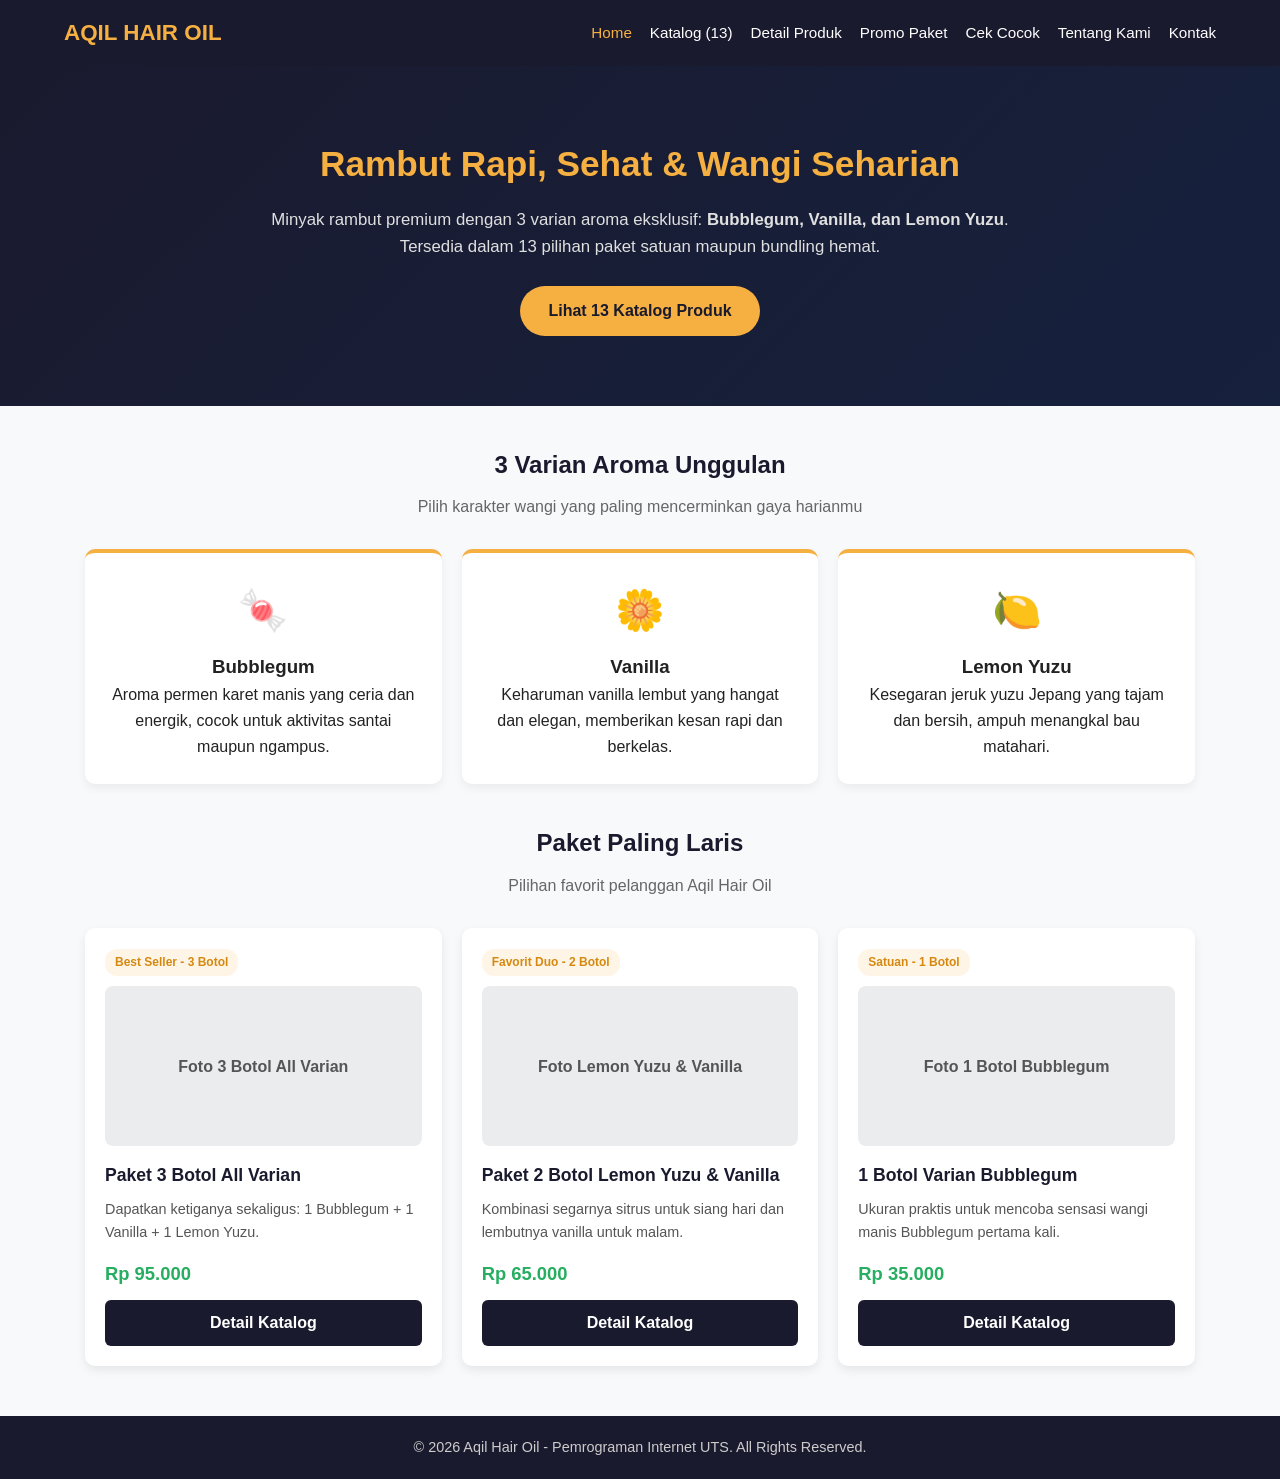
<file: TokoMinyakRambut/index.html>
<!DOCTYPE html>
<html lang="id">
<head>
  <meta charset="UTF-8">
  <meta name="viewport" content="width=device-width, initial-scale=1.0">
  <title>Beranda - Aqil Hair Oil</title>
  <!-- CSS Utama (Desktop / Default) -->
  <link rel="stylesheet" href="aqil_style.css">

  <!-- CSS Terpisah Khusus Mobile -->
  <link rel="stylesheet" href="aqil_mobile.css" media="screen and (max-width: 768px)">
</head>
<body>

  <!-- Navigasi 7 Halaman -->
  <nav id="aqil_navbar">
    <a href="index.html" class="aqil_logo">AQIL HAIR OIL</a>
    <button class="aqil_hamburger" id="aqil_btn_menu">&#9776;</button>
    <ul class="aqil_menu" id="aqil_nav_list">
      <li><a href="index.html" class="aqil_aktif_link">Home</a></li>
      <li><a href="produk.html">Katalog (13)</a></li>
      <li><a href="detail.html?id=1">Detail Produk</a></li>
      <li><a href="promo.html">Promo Paket</a></li>
      <li><a href="panduan.html">Cek Cocok</a></li>
      <li><a href="tentang.html">Tentang Kami</a></li>
      <li><a href="contact.html">Kontak</a></li>
    </ul>
  </nav>

  <!-- Hero Banner -->
  <header class="aqil_hero">
    <div class="aqil_hero_content">
      <h1>Rambut Rapi, Sehat &amp; Wangi Seharian</h1>
      <p>Minyak rambut premium dengan 3 varian aroma eksklusif: <strong>Bubblegum, Vanilla, dan Lemon Yuzu</strong>. Tersedia dalam 13 pilihan paket satuan maupun bundling hemat.</p>
      <a href="produk.html" class="aqil_btn_utama">Lihat 13 Katalog Produk</a>
    </div>
  </header>

  <!-- Pengenalan 3 Varian Utama -->
  <section class="aqil_container">
    <h2 class="aqil_judul_halaman">3 Varian Aroma Unggulan</h2>
    <p class="aqil_subjudul">Pilih karakter wangi yang paling mencerminkan gaya harianmu</p>

    <div class="aqil_varian_grid">
      <div class="aqil_varian_card">
        <div class="aqil_ikon_varian">&#127852;</div>
        <h3>Bubblegum</h3>
        <p>Aroma permen karet manis yang ceria dan energik, cocok untuk aktivitas santai maupun ngampus.</p>
      </div>
      <div class="aqil_varian_card">
        <div class="aqil_ikon_varian">&#127804;</div>
        <h3>Vanilla</h3>
        <p>Keharuman vanilla lembut yang hangat dan elegan, memberikan kesan rapi dan berkelas.</p>
      </div>
      <div class="aqil_varian_card">
        <div class="aqil_ikon_varian">&#127819;</div>
        <h3>Lemon Yuzu</h3>
        <p>Kesegaran jeruk yuzu Jepang yang tajam dan bersih, ampuh menangkal bau matahari.</p>
      </div>
    </div>
  </section>

  <!-- Produk Paling Laris -->
  <section class="aqil_container">
    <h2 class="aqil_judul_halaman">Paket Paling Laris</h2>
    <p class="aqil_subjudul">Pilihan favorit pelanggan Aqil Hair Oil</p>

    <div class="aqil_grid_produk">
      <div class="aqil_card">
        <div>
          <span class="aqil_badge">Best Seller - 3 Botol</span>
          <div class="aqil_img_placeholder">Foto 3 Botol All Varian</div>
          <h3>Paket 3 Botol All Varian</h3>
          <p>Dapatkan ketiganya sekaligus: 1 Bubblegum + 1 Vanilla + 1 Lemon Yuzu.</p>
        </div>
        <div>
          <div class="aqil_harga">Rp 95.000</div>
          <a href="produk.html" class="aqil_btn_pesan">Detail Katalog</a>
        </div>
      </div>

      <div class="aqil_card">
        <div>
          <span class="aqil_badge">Favorit Duo - 2 Botol</span>
          <div class="aqil_img_placeholder">Foto Lemon Yuzu &amp; Vanilla</div>
          <h3>Paket 2 Botol Lemon Yuzu &amp; Vanilla</h3>
          <p>Kombinasi segarnya sitrus untuk siang hari dan lembutnya vanilla untuk malam.</p>
        </div>
        <div>
          <div class="aqil_harga">Rp 65.000</div>
          <a href="produk.html" class="aqil_btn_pesan">Detail Katalog</a>
        </div>
      </div>

      <div class="aqil_card">
        <div>
          <span class="aqil_badge">Satuan - 1 Botol</span>
          <div class="aqil_img_placeholder">Foto 1 Botol Bubblegum</div>
          <h3>1 Botol Varian Bubblegum</h3>
          <p>Ukuran praktis untuk mencoba sensasi wangi manis Bubblegum pertama kali.</p>
        </div>
        <div>
          <div class="aqil_harga">Rp 35.000</div>
          <a href="produk.html" class="aqil_btn_pesan">Detail Katalog</a>
        </div>
      </div>
    </div>
  </section>

  <footer id="aqil_footer">
    <p>&copy; 2026 Aqil Hair Oil - Pemrograman Internet UTS. All Rights Reserved.</p>
  </footer>

  <script src="aqil_script.js"></script>
</body>
</html>
</file>
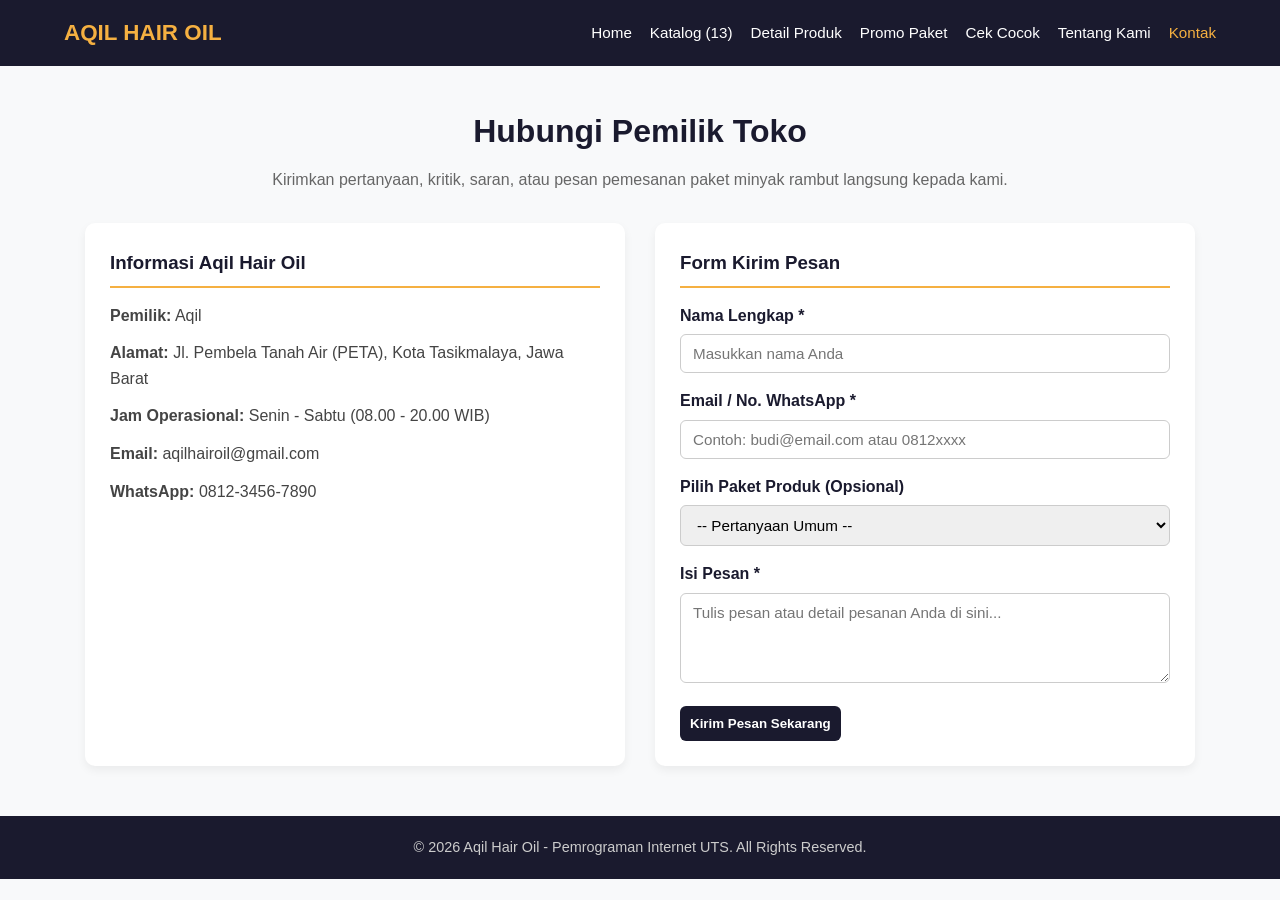
<file: TokoMinyakRambut/contact.html>
<!DOCTYPE html>
<html lang="id">
<head>
  <meta charset="UTF-8">
  <meta name="viewport" content="width=device-width, initial-scale=1.0">
  <title>Kontak Kami - Aqil Hair Oil</title>
  <!-- CSS Utama (Desktop / Default) -->
  <link rel="stylesheet" href="aqil_style.css">

  <!-- CSS Terpisah Khusus Mobile -->
  <link rel="stylesheet" href="aqil_mobile.css" media="screen and (max-width: 768px)">
</head>
<body>

  <nav id="aqil_navbar">
    <a href="index.html" class="aqil_logo">AQIL HAIR OIL</a>
    <button class="aqil_hamburger" id="aqil_btn_menu">&#9776;</button>
    <ul class="aqil_menu" id="aqil_nav_list">
      <li><a href="../index.html">Home</a></li>
      <li><a href="produk.html">Katalog (13)</a></li>
      <li><a href="detail.html?id=1">Detail Produk</a></li>
      <li><a href="promo.html">Promo Paket</a></li>
      <li><a href="panduan.html">Cek Cocok</a></li>
      <li><a href="tentang.html">Tentang Kami</a></li>
      <li><a href="contact.html" class="aqil_aktif_link">Kontak</a></li>
    </ul>
  </nav>

  <main class="aqil_container">
    <h1 class="aqil_judul_halaman">Hubungi Pemilik Toko</h1>
    <p class="aqil_subjudul">Kirimkan pertanyaan, kritik, saran, atau pesan pemesanan paket minyak rambut langsung kepada kami.</p>

    <div class="aqil_kontak_wrapper">
      <!-- Informasi Toko -->
      <div class="aqil_info_toko">
        <h3>Informasi Aqil Hair Oil</h3>
        <p><strong>Pemilik:</strong> Aqil</p>
        <p><strong>Alamat:</strong> Jl. Pembela Tanah Air (PETA), Kota Tasikmalaya, Jawa Barat</p>
        <p><strong>Jam Operasional:</strong> Senin - Sabtu (08.00 - 20.00 WIB)</p>
        <p><strong>Email:</strong> aqilhairoil@gmail.com</p>
        <p><strong>WhatsApp:</strong> 0812-3456-7890</p>
      </div>

      <!-- Form Kirim Pesan ke Pemilik Website -->
      <div class="aqil_form_box">
        <h3>Form Kirim Pesan</h3>
        <form id="aqil_form_kontak" onsubmit="aqilKirimPesan(event)">
          <div class="aqil_form_group">
            <label class="aqil_label" for="aqil_input_nama">Nama Lengkap *</label>
            <input type="text" id="aqil_input_nama" class="aqil_input" placeholder="Masukkan nama Anda" required>
          </div>

          <div class="aqil_form_group">
            <label class="aqil_label" for="aqil_input_email">Email / No. WhatsApp *</label>
            <input type="text" id="aqil_input_email" class="aqil_input" placeholder="Contoh: budi@email.com atau 0812xxxx" required>
          </div>

          <div class="aqil_form_group">
            <label class="aqil_label" for="aqil_input_paket">Pilih Paket Produk (Opsional)</label>
            <select id="aqil_input_paket" class="aqil_select">
              <option value="Pertanyaan Umum">-- Pertanyaan Umum --</option>
              <option value="1 Botol Bubblegum">1. 1 Botol Varian Bubblegum (Rp 35.000)</option>
              <option value="1 Botol Vanilla">2. 1 Botol Varian Vanilla (Rp 35.000)</option>
              <option value="1 Botol Lemon Yuzu">3. 1 Botol Varian Lemon Yuzu (Rp 35.000)</option>
              <option value="2 Botol Bubblegum">4. Paket 2 Botol Bubblegum (Rp 65.000)</option>
              <option value="2 Botol Vanilla">5. Paket 2 Botol Vanilla (Rp 65.000)</option>
              <option value="2 Botol Lemon Yuzu">6. Paket 2 Botol Lemon Yuzu (Rp 65.000)</option>
              <option value="2 Botol Bubblegum & Vanilla">7. Paket 2 Botol Bubblegum &amp; Vanilla (Rp 65.000)</option>
              <option value="2 Botol Lemon Yuzu & Vanilla">8. Paket 2 Botol Lemon Yuzu &amp; Vanilla (Rp 65.000)</option>
              <option value="2 Botol Bubblegum & Lemon Yuzu">9. Paket 2 Botol Bubblegum &amp; Lemon Yuzu (Rp 65.000)</option>
              <option value="3 Botol All Varian">10. Paket 3 Botol All Varian (Rp 95.000)</option>
              <option value="3 Botol Bubblegum">11. Paket 3 Botol Bubblegum (Rp 95.000)</option>
              <option value="3 Botol Vanilla">12. Paket 3 Botol Vanilla (Rp 95.000)</option>
              <option value="3 Botol Lemon Yuzu">13. Paket 3 Botol Lemon Yuzu (Rp 95.000)</option>
            </select>
          </div>

          <div class="aqil_form_group">
            <label class="aqil_label" for="aqil_input_pesan">Isi Pesan *</label>
            <textarea id="aqil_input_pesan" class="aqil_textarea" rows="4" placeholder="Tulis pesan atau detail pesanan Anda di sini..." required></textarea>
          </div>

          <button type="submit" class="aqil_btn_pesan">Kirim Pesan Sekarang</button>
        </form>

        <!-- Notifikasi Setelah Pesan Terkirim -->
        <div id="aqil_notifikasi_sukses" class="aqil_notifikasi_sukses"></div>
      </div>
    </div>
  </main>

  <footer id="aqil_footer">
    <p>&copy; 2026 Aqil Hair Oil - Pemrograman Internet UTS. All Rights Reserved.</p>
  </footer>

  <script src="aqil_script.js"></script>
</body>
</html>
</file>
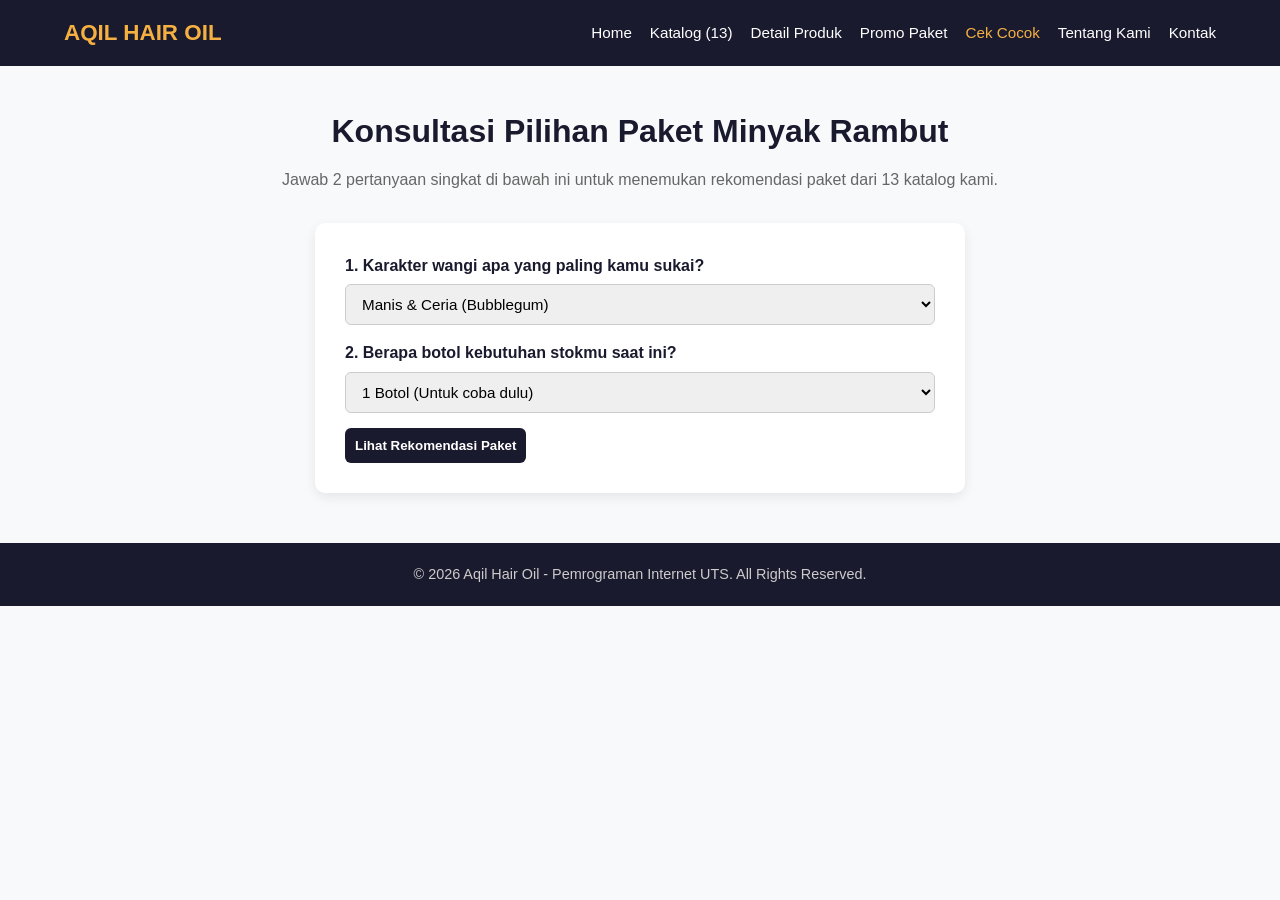
<file: TokoMinyakRambut/panduan.html>
<!DOCTYPE html>
<html lang="id">
<head>
  <meta charset="UTF-8">
  <meta name="viewport" content="width=device-width, initial-scale=1.0">
  <title>Cek Aroma Cocok - Aqil Hair Oil</title>
  <!-- CSS Utama (Desktop / Default) -->
  <link rel="stylesheet" href="aqil_style.css">

  <!-- CSS Terpisah Khusus Mobile -->
  <link rel="stylesheet" href="aqil_mobile.css" media="screen and (max-width: 768px)">
</head>
<body>

  <nav id="aqil_navbar">
    <a href="index.html" class="aqil_logo">AQIL HAIR OIL</a>
    <button class="aqil_hamburger" id="aqil_btn_menu">&#9776;</button>
    <ul class="aqil_menu" id="aqil_nav_list">
      <li><a href="../index.html">Home</a></li>
      <li><a href="produk.html">Katalog (13)</a></li>
      <li><a href="detail.html?id=1">Detail Produk</a></li>
      <li><a href="promo.html">Promo Paket</a></li>
      <li><a href="panduan.html" class="aqil_aktif_link">Cek Cocok</a></li>
      <li><a href="tentang.html">Tentang Kami</a></li>
      <li><a href="contact.html">Kontak</a></li>
    </ul>
  </nav>

  <main class="aqil_container">
    <h1 class="aqil_judul_halaman">Konsultasi Pilihan Paket Minyak Rambut</h1>
    <p class="aqil_subjudul">Jawab 2 pertanyaan singkat di bawah ini untuk menemukan rekomendasi paket dari 13 katalog kami.</p>

    <div class="aqil_kuis_box">
      <div class="aqil_form_group">
        <label class="aqil_label" for="aqil_pilih_aroma">1. Karakter wangi apa yang paling kamu sukai?</label>
        <select id="aqil_pilih_aroma" class="aqil_select">
          <option value="bubblegum">Manis &amp; Ceria (Bubblegum)</option>
          <option value="vanilla">Lembut, Hangat &amp; Elegan (Vanilla)</option>
          <option value="lemonyuzu">Segar Sitrus &amp; Anti Lepek (Lemon Yuzu)</option>
          <option value="mix_bv">Suka Manis Lembut (Campuran Bubblegum &amp; Vanilla)</option>
          <option value="mix_lv">Suka Segar &amp; Lembut (Campuran Lemon Yuzu &amp; Vanilla)</option>
          <option value="mix_bl">Suka Segar &amp; Manis (Campuran Bubblegum &amp; Lemon Yuzu)</option>
          <option value="all">Ingin Coba Semua Varian Sekaligus!</option>
        </select>
      </div>

      <div class="aqil_form_group">
        <label class="aqil_label" for="aqil_pilih_jumlah">2. Berapa botol kebutuhan stokmu saat ini?</label>
        <select id="aqil_pilih_jumlah" class="aqil_select">
          <option value="1">1 Botol (Untuk coba dulu)</option>
          <option value="2">2 Botol (Paket Duo Hemat)</option>
          <option value="3">3 Botol (Paket Trio Stok Bulanan)</option>
        </select>
      </div>

      <button type="button" class="aqil_btn_pesan" onclick="aqilCekRekomendasi()">Lihat Rekomendasi Paket</button>

      <!-- Kotak Hasil Rekomendasi JS -->
      <div id="aqil_hasil_kuis" class="aqil_hasil_kuis"></div>
    </div>
  </main>

  <footer id="aqil_footer">
    <p>&copy; 2026 Aqil Hair Oil - Pemrograman Internet UTS. All Rights Reserved.</p>
  </footer>

  <script src="aqil_script.js"></script>
</body>
</html>
</file>
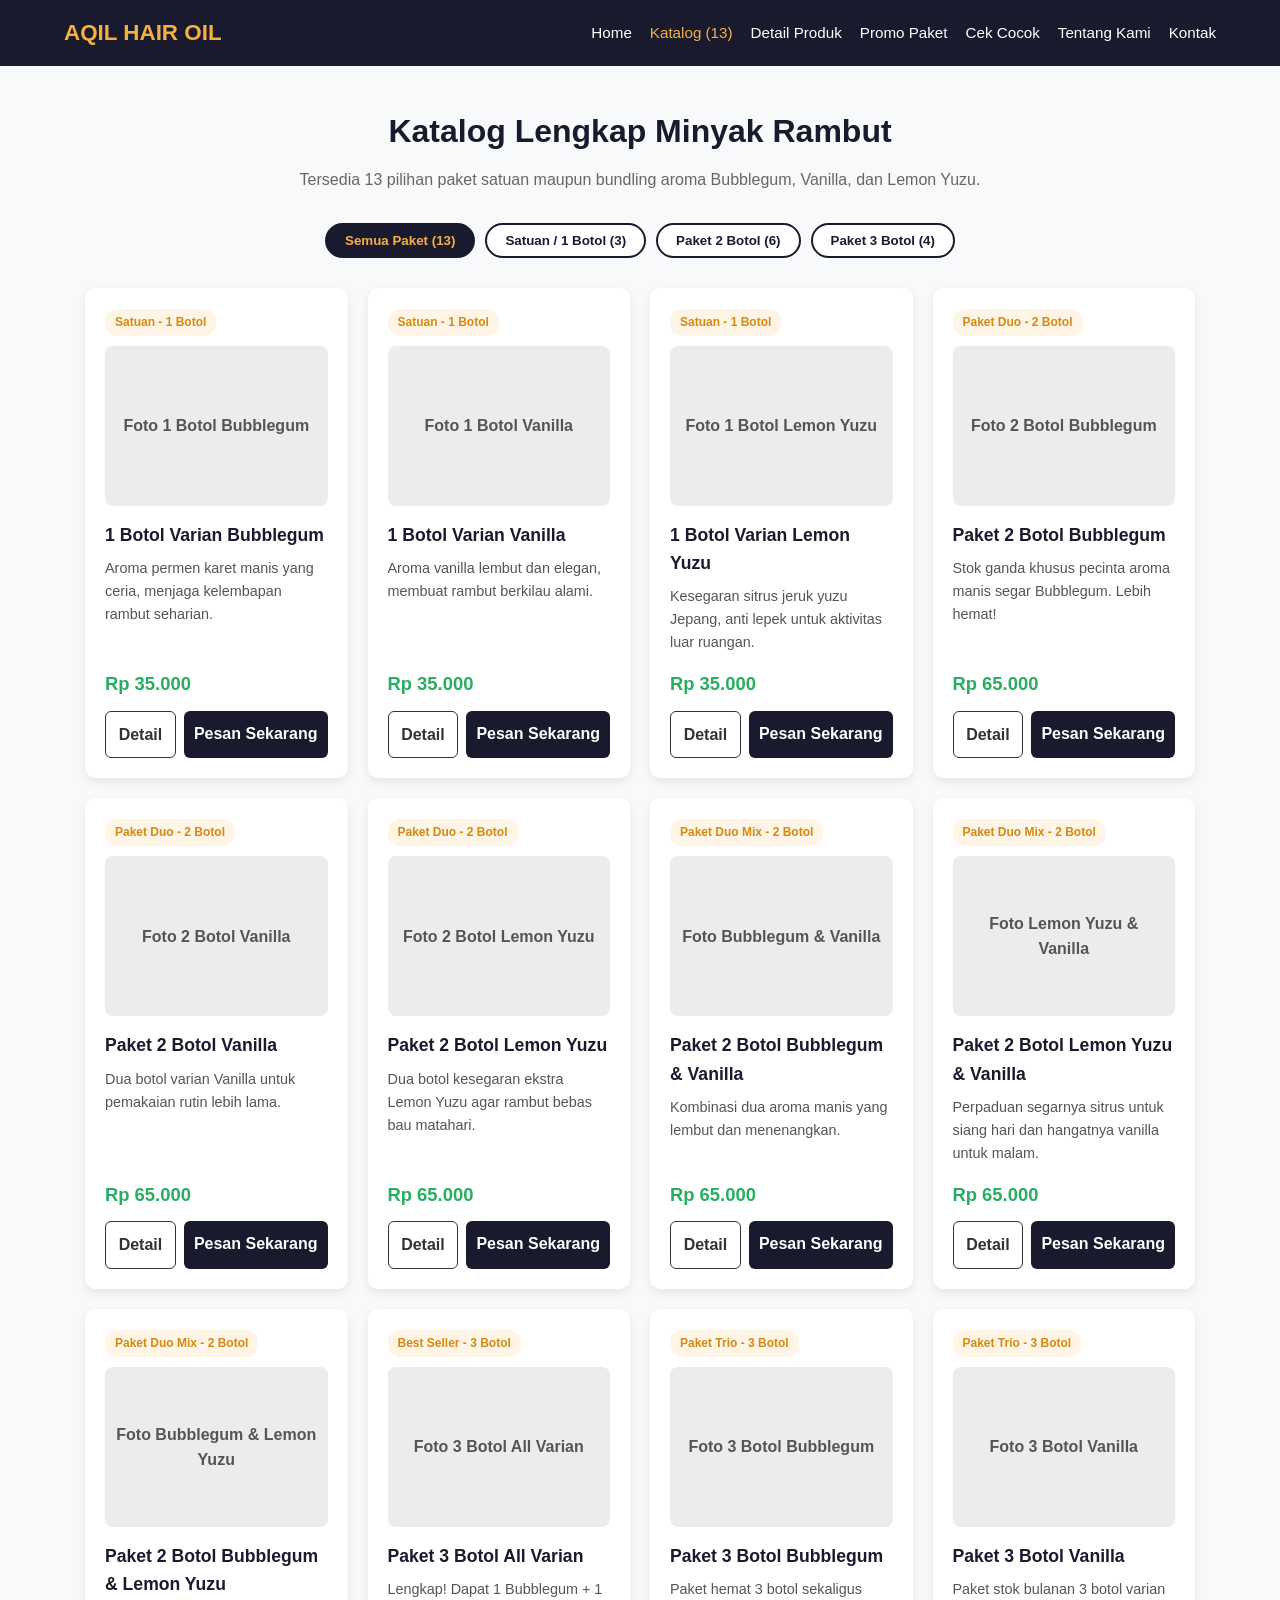
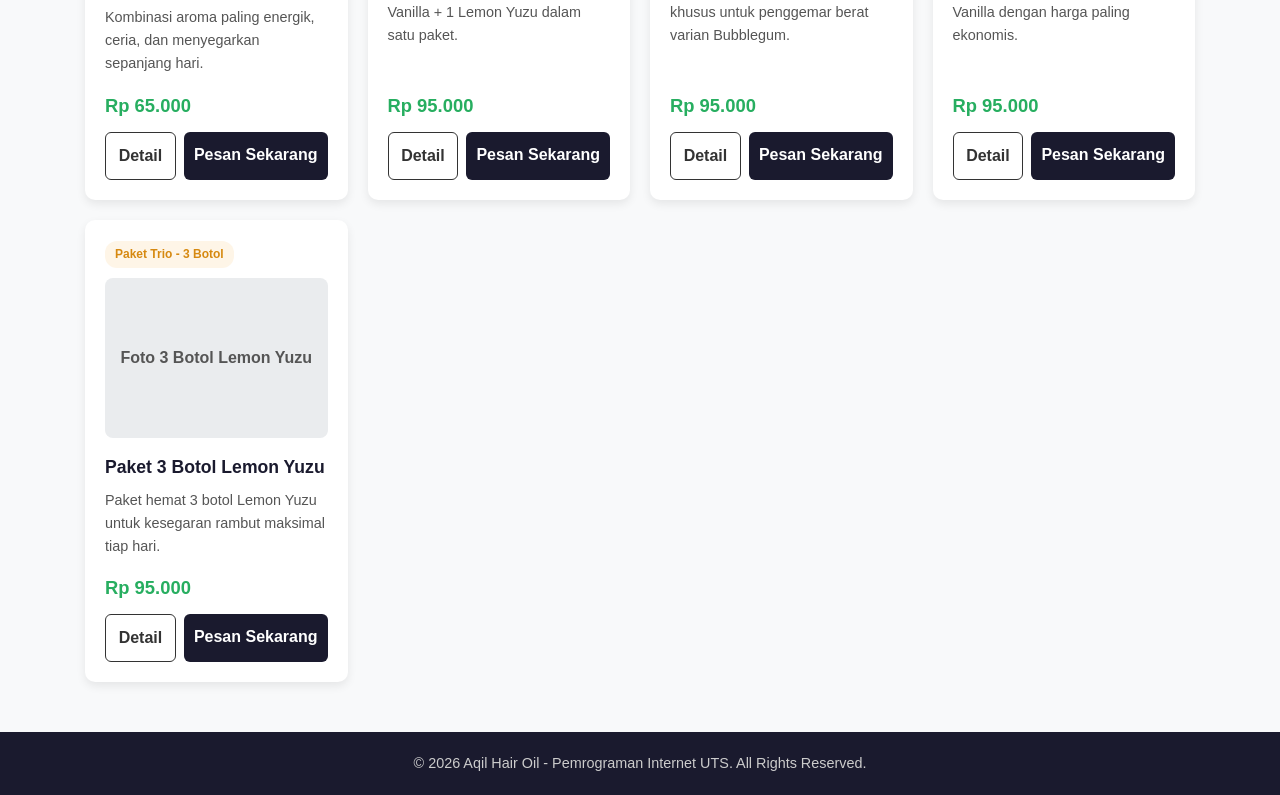
<file: TokoMinyakRambut/produk.html>
<!DOCTYPE html>
<html lang="id">
<head>
  <meta charset="UTF-8">
  <meta name="viewport" content="width=device-width, initial-scale=1.0">
  <title>Katalog Produk - Aqil Hair Oil</title>
  <!-- CSS Utama (Desktop / Default) -->
  <link rel="stylesheet" href="aqil_style.css">

  <!-- CSS Terpisah Khusus Mobile -->
  <link rel="stylesheet" href="aqil_mobile.css" media="screen and (max-width: 768px)">
</head>
<body>

  <!-- Navigasi 7 Halaman -->
  <nav id="aqil_navbar">
    <a href="index.html" class="aqil_logo">AQIL HAIR OIL</a>
    <button class="aqil_hamburger" id="aqil_btn_menu">&#9776;</button>
    <ul class="aqil_menu" id="aqil_nav_list">
      <li><a href="../index.html">Home</a></li>
      <li><a href="produk.html" class="aqil_aktif_link">Katalog (13)</a></li>
      <li><a href="detail.html?id=1">Detail Produk</a></li>
      <li><a href="promo.html">Promo Paket</a></li>
      <li><a href="panduan.html">Cek Cocok</a></li>
      <li><a href="tentang.html">Tentang Kami</a></li>
      <li><a href="contact.html">Kontak</a></li>
    </ul>
  </nav>

  <main class="aqil_container">
    <h1 class="aqil_judul_halaman">Katalog Lengkap Minyak Rambut</h1>
    <p class="aqil_subjudul">Tersedia 13 pilihan paket satuan maupun bundling aroma Bubblegum, Vanilla, dan Lemon Yuzu.</p>

    <!-- Tombol Filter JS -->
    <div class="aqil_filter_box">
      <button class="aqil_btn_filter aqil_aktif" onclick="aqilFilterProduk('semua', this)">Semua Paket (13)</button>
      <button class="aqil_btn_filter" onclick="aqilFilterProduk('satuan', this)">Satuan / 1 Botol (3)</button>
      <button class="aqil_btn_filter" onclick="aqilFilterProduk('duo', this)">Paket 2 Botol (6)</button>
      <button class="aqil_btn_filter" onclick="aqilFilterProduk('trio', this)">Paket 3 Botol (4)</button>
    </div>

    <!-- Grid 13 Produk -->
    <div class="aqil_grid_produk" id="aqil_daftar_produk">
      
      <!-- 1-3: SATUAN (1 BOTOL TIAP VARIAN) -->
      <div class="aqil_card" data-kategori="satuan">
        <div>
          <span class="aqil_badge">Satuan - 1 Botol</span>
          <div class="aqil_img_placeholder">Foto 1 Botol Bubblegum</div>
          <h3>1 Botol Varian Bubblegum</h3>
          <p>Aroma permen karet manis yang ceria, menjaga kelembapan rambut seharian.</p>
        </div>
        <div>
          <div class="aqil_harga">Rp 35.000</div>
          <div class="aqil_btn_group">
          <a href="detail.html?id=1" class="aqil_btn_detail">Detail</a>
          <a href="contact.html" class="aqil_btn_pesan">Pesan Sekarang</a>
          </div>
        </div>
      </div>

      <div class="aqil_card" data-kategori="satuan">
        <div>
          <span class="aqil_badge">Satuan - 1 Botol</span>
          <div class="aqil_img_placeholder">Foto 1 Botol Vanilla</div>
          <h3>1 Botol Varian Vanilla</h3>
          <p>Aroma vanilla lembut dan elegan, membuat rambut berkilau alami.</p>
        </div>
        <div>
          <div class="aqil_harga">Rp 35.000</div>
          <div class="aqil_btn_group">
          <a href="detail.html?id=2" class="aqil_btn_detail">Detail</a>
          <a href="contact.html" class="aqil_btn_pesan">Pesan Sekarang</a>
         </div>
        </div>
      </div>

      <div class="aqil_card" data-kategori="satuan">
        <div>
          <span class="aqil_badge">Satuan - 1 Botol</span>
          <div class="aqil_img_placeholder">Foto 1 Botol Lemon Yuzu</div>
          <h3>1 Botol Varian Lemon Yuzu</h3>
          <p>Kesegaran sitrus jeruk yuzu Jepang, anti lepek untuk aktivitas luar ruangan.</p>
        </div>
        <div>
          <div class="aqil_harga">Rp 35.000</div>
          <div class="aqil_btn_group">
          <a href="detail.html?id=3" class="aqil_btn_detail">Detail</a>
          <a href="contact.html" class="aqil_btn_pesan">Pesan Sekarang</a>
          </div>
        </div>
      </div>

      <!-- 4-6: PAKET 2 BOTOL VARIAN SAMA -->
      <div class="aqil_card" data-kategori="duo">
        <div>
          <span class="aqil_badge">Paket Duo - 2 Botol</span>
          <div class="aqil_img_placeholder">Foto 2 Botol Bubblegum</div>
          <h3>Paket 2 Botol Bubblegum</h3>
          <p>Stok ganda khusus pecinta aroma manis segar Bubblegum. Lebih hemat!</p>
        </div>
        <div>
          <div class="aqil_harga">Rp 65.000</div>
          <div class="aqil_btn_group">
          <a href="detail.html?id=4" class="aqil_btn_detail">Detail</a>
          <a href="contact.html" class="aqil_btn_pesan">Pesan Sekarang</a>
          </div>
        </div>
      </div>

      <div class="aqil_card" data-kategori="duo">
        <div>
          <span class="aqil_badge">Paket Duo - 2 Botol</span>
          <div class="aqil_img_placeholder">Foto 2 Botol Vanilla</div>
          <h3>Paket 2 Botol Vanilla</h3>
          <p>Dua botol varian Vanilla untuk pemakaian rutin lebih lama.</p>
        </div>
        <div>
          <div class="aqil_harga">Rp 65.000</div>
          <div class="aqil_btn_group">
          <a href="detail.html?id=5" class="aqil_btn_detail">Detail</a>
          <a href="contact.html" class="aqil_btn_pesan">Pesan Sekarang</a>
          </div>
        </div>
      </div>

      <div class="aqil_card" data-kategori="duo">
        <div>
          <span class="aqil_badge">Paket Duo - 2 Botol</span>
          <div class="aqil_img_placeholder">Foto 2 Botol Lemon Yuzu</div>
          <h3>Paket 2 Botol Lemon Yuzu</h3>
          <p>Dua botol kesegaran ekstra Lemon Yuzu agar rambut bebas bau matahari.</p>
        </div>
        <div>
          <div class="aqil_harga">Rp 65.000</div>
          <div class="aqil_btn_group">
          <a href="detail.html?id=6" class="aqil_btn_detail">Detail</a>
          <a href="contact.html" class="aqil_btn_pesan">Pesan Sekarang</a>
          </div>
        </div>
      </div>

      <!-- 7-9: PAKET 2 BOTOL MIX VARIAN -->
      <div class="aqil_card" data-kategori="duo">
        <div>
          <span class="aqil_badge">Paket Duo Mix - 2 Botol</span>
          <div class="aqil_img_placeholder">Foto Bubblegum & Vanilla</div>
          <h3>Paket 2 Botol Bubblegum & Vanilla</h3>
          <p>Kombinasi dua aroma manis yang lembut dan menenangkan.</p>
        </div>
        <div>
          <div class="aqil_harga">Rp 65.000</div>
          <div class="aqil_btn_group">
          <a href="detail.html?id=7" class="aqil_btn_detail">Detail</a>
          <a href="contact.html" class="aqil_btn_pesan">Pesan Sekarang</a>
          </div>
        </div>
      </div>

      <div class="aqil_card" data-kategori="duo">
        <div>
          <span class="aqil_badge">Paket Duo Mix - 2 Botol</span>
          <div class="aqil_img_placeholder">Foto Lemon Yuzu & Vanilla</div>
          <h3>Paket 2 Botol Lemon Yuzu & Vanilla</h3>
          <p>Perpaduan segarnya sitrus untuk siang hari dan hangatnya vanilla untuk malam.</p>
        </div>
        <div>
          <div class="aqil_harga">Rp 65.000</div>
          <div class="aqil_btn_group">
          <a href="detail.html?id=8" class="aqil_btn_detail">Detail</a>
          <a href="contact.html" class="aqil_btn_pesan">Pesan Sekarang</a>
          </div>
        </div>
      </div>

      <div class="aqil_card" data-kategori="duo">
        <div>
          <span class="aqil_badge">Paket Duo Mix - 2 Botol</span>
          <div class="aqil_img_placeholder">Foto Bubblegum & Lemon Yuzu</div>
          <h3>Paket 2 Botol Bubblegum & Lemon Yuzu</h3>
          <p>Kombinasi aroma paling energik, ceria, dan menyegarkan sepanjang hari.</p>
        </div>
        <div>
          <div class="aqil_harga">Rp 65.000</div>
          <div class="aqil_btn_group">
          <a href="detail.html?id=9" class="aqil_btn_detail">Detail</a>
          <a href="contact.html" class="aqil_btn_pesan">Pesan Sekarang</a>
          </div>
        </div>
      </div>

      <!-- 10-13: PAKET 3 BOTOL (ALL VARIAN & 3 BOTOL TIAP VARIAN) -->
      <div class="aqil_card" data-kategori="trio">
        <div>
          <span class="aqil_badge">Best Seller - 3 Botol</span>
          <div class="aqil_img_placeholder">Foto 3 Botol All Varian</div>
          <h3>Paket 3 Botol All Varian</h3>
          <p>Lengkap! Dapat 1 Bubblegum + 1 Vanilla + 1 Lemon Yuzu dalam satu paket.</p>
        </div>
        <div>
          <div class="aqil_harga">Rp 95.000</div>
          <div class="aqil_btn_group">
          <a href="detail.html?id=10" class="aqil_btn_detail">Detail</a>
          <a href="contact.html" class="aqil_btn_pesan">Pesan Sekarang</a>
          </div>
        </div>
      </div>

      <div class="aqil_card" data-kategori="trio">
        <div>
          <span class="aqil_badge">Paket Trio - 3 Botol</span>
          <div class="aqil_img_placeholder">Foto 3 Botol Bubblegum</div>
          <h3>Paket 3 Botol Bubblegum</h3>
          <p>Paket hemat 3 botol sekaligus khusus untuk penggemar berat varian Bubblegum.</p>
        </div>
        <div>
          <div class="aqil_harga">Rp 95.000</div>
          <div class="aqil_btn_group">
          <a href="detail.html?id=11" class="aqil_btn_detail">Detail</a>
          <a href="contact.html" class="aqil_btn_pesan">Pesan Sekarang</a>
          </div>
        </div>
      </div>

      <div class="aqil_card" data-kategori="trio">
        <div>
          <span class="aqil_badge">Paket Trio - 3 Botol</span>
          <div class="aqil_img_placeholder">Foto 3 Botol Vanilla</div>
          <h3>Paket 3 Botol Vanilla</h3>
          <p>Paket stok bulanan 3 botol varian Vanilla dengan harga paling ekonomis.</p>
        </div>
        <div>
          <div class="aqil_harga">Rp 95.000</div>
          <div class="aqil_btn_group">
          <a href="detail.html?id=12" class="aqil_btn_detail">Detail</a>
          <a href="contact.html" class="aqil_btn_pesan">Pesan Sekarang</a>
          </div>
        </div>
      </div>

      <div class="aqil_card" data-kategori="trio">
        <div>
          <span class="aqil_badge">Paket Trio - 3 Botol</span>
          <div class="aqil_img_placeholder">Foto 3 Botol Lemon Yuzu</div>
          <h3>Paket 3 Botol Lemon Yuzu</h3>
          <p>Paket hemat 3 botol Lemon Yuzu untuk kesegaran rambut maksimal tiap hari.</p>
        </div>
        <div>
          <div class="aqil_harga">Rp 95.000</div>
          <div class="aqil_btn_group">
          <a href="detail.html?id=13" class="aqil_btn_detail">Detail</a>
          <a href="contact.html" class="aqil_btn_pesan">Pesan Sekarang</a>
          </div>
        </div>
      </div>

    </div>
  </main>

  <footer id="aqil_footer">
    <p>&copy; 2026 Aqil Hair Oil - Pemrograman Internet UTS. All Rights Reserved.</p>
  </footer>

  <script src="aqil_script.js"></script>
</body>
</html>
</file>
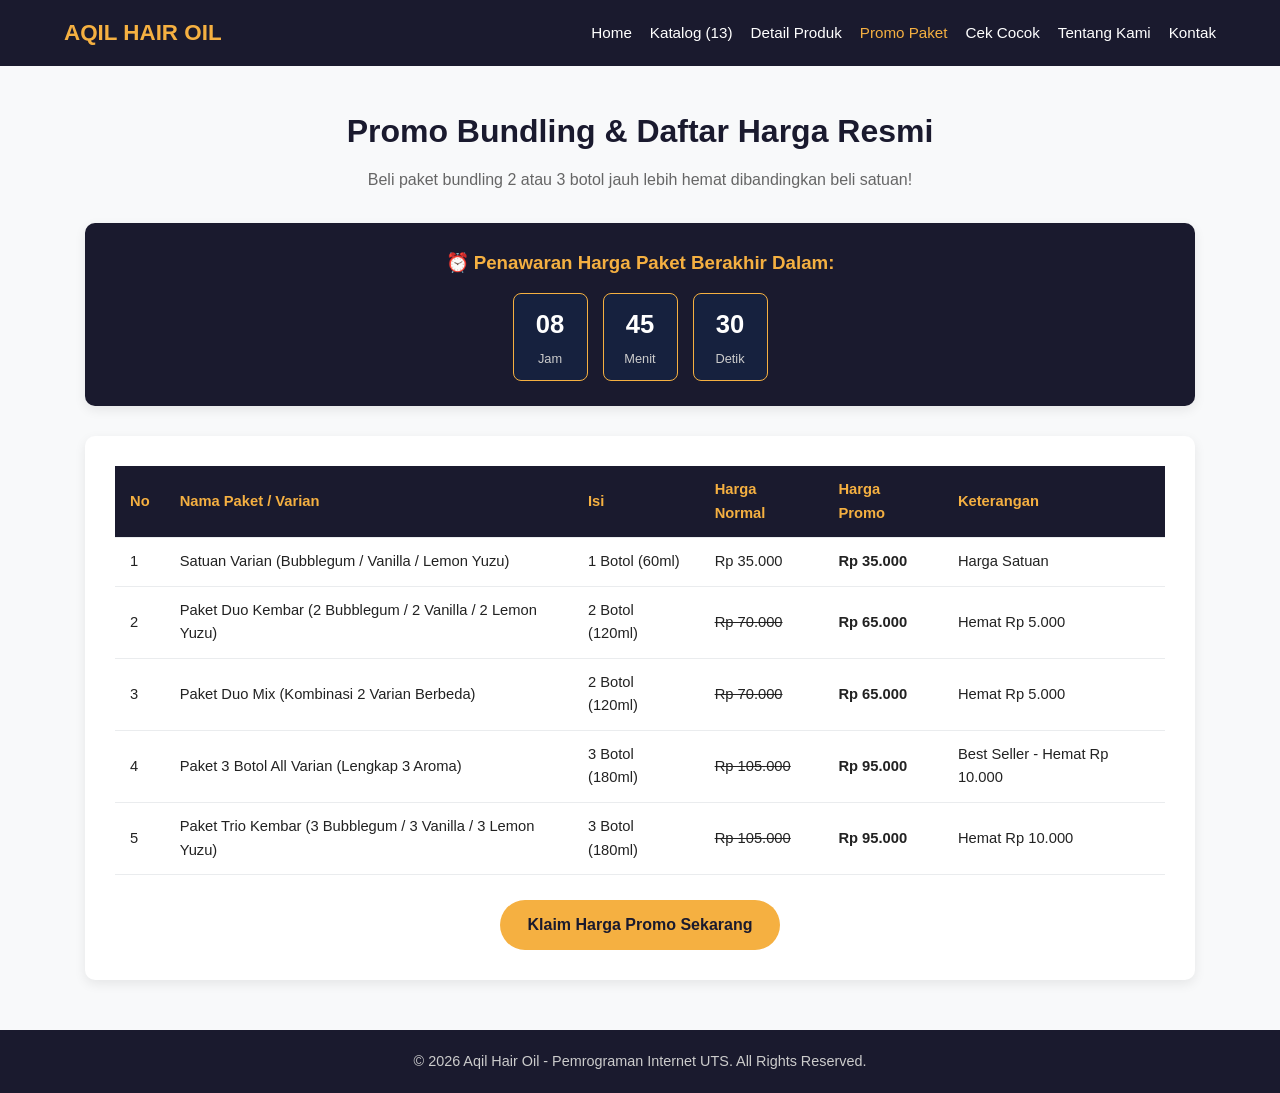
<file: TokoMinyakRambut/promo.html>
<!DOCTYPE html>
<html lang="id">
<head>
  <meta charset="UTF-8">
  <meta name="viewport" content="width=device-width, initial-scale=1.0">
  <title>Promo Paket Hemat - Aqil Hair Oil</title>
  <!-- CSS Utama (Desktop / Default) -->
  <link rel="stylesheet" href="aqil_style.css">

  <!-- CSS Terpisah Khusus Mobile -->
  <link rel="stylesheet" href="aqil_mobile.css" media="screen and (max-width: 768px)">
</head>
<body>

  <nav id="aqil_navbar">
    <a href="index.html" class="aqil_logo">AQIL HAIR OIL</a>
    <button class="aqil_hamburger" id="aqil_btn_menu">&#9776;</button>
    <ul class="aqil_menu" id="aqil_nav_list">
      <li><a href="../index.html">Home</a></li>
      <li><a href="produk.html">Katalog (13)</a></li>
      <li><a href="detail.html?id=1">Detail Produk</a></li>
      <li><a href="promo.html" class="aqil_aktif_link">Promo Paket</a></li>
      <li><a href="panduan.html">Cek Cocok</a></li>
      <li><a href="tentang.html">Tentang Kami</a></li>
      <li><a href="contact.html">Kontak</a></li>
    </ul>
  </nav>

  <main class="aqil_container">
    <h1 class="aqil_judul_halaman">Promo Bundling &amp; Daftar Harga Resmi</h1>
    <p class="aqil_subjudul">Beli paket bundling 2 atau 3 botol jauh lebih hemat dibandingkan beli satuan!</p>

    <!-- Kotak Countdown Timer -->
    <div class="aqil_countdown_banner" id="aqil_countdown">
      <h3>&#9200; Penawaran Harga Paket Berakhir Dalam:</h3>
      <div class="aqil_timer_box">
        <div class="aqil_timer_item">
          <span class="aqil_timer_angka" id="aqil_jam">08</span>
          <span class="aqil_timer_teks">Jam</span>
        </div>
        <div class="aqil_timer_item">
          <span class="aqil_timer_angka" id="aqil_menit">45</span>
          <span class="aqil_timer_teks">Menit</span>
        </div>
        <div class="aqil_timer_item">
          <span class="aqil_timer_angka" id="aqil_detik">30</span>
          <span class="aqil_timer_teks">Detik</span>
        </div>
      </div>
    </div>

    <!-- Kotak Putih Pembungkus Tabel Harga -->
    <div class="aqil_kotak_putih">
      <div class="aqil_tabel_wrapper">
        <table class="aqil_tabel_promo">
          <thead>
            <tr>
              <th>No</th>
              <th>Nama Paket / Varian</th>
              <th>Isi</th>
              <th>Harga Normal</th>
              <th>Harga Promo</th>
              <th>Keterangan</th>
            </tr>
          </thead>
          <tbody>
            <tr>
              <td>1</td>
              <td>Satuan Varian (Bubblegum / Vanilla / Lemon Yuzu)</td>
              <td>1 Botol (60ml)</td>
              <td>Rp 35.000</td>
              <td><strong>Rp 35.000</strong></td>
              <td>Harga Satuan</td>
            </tr>
            <tr>
              <td>2</td>
              <td>Paket Duo Kembar (2 Bubblegum / 2 Vanilla / 2 Lemon Yuzu)</td>
              <td>2 Botol (120ml)</td>
              <td><s>Rp 70.000</s></td>
              <td><strong>Rp 65.000</strong></td>
              <td>Hemat Rp 5.000</td>
            </tr>
            <tr>
              <td>3</td>
              <td>Paket Duo Mix (Kombinasi 2 Varian Berbeda)</td>
              <td>2 Botol (120ml)</td>
              <td><s>Rp 70.000</s></td>
              <td><strong>Rp 65.000</strong></td>
              <td>Hemat Rp 5.000</td>
            </tr>
            <tr>
              <td>4</td>
              <td>Paket 3 Botol All Varian (Lengkap 3 Aroma)</td>
              <td>3 Botol (180ml)</td>
              <td><s>Rp 105.000</s></td>
              <td><strong>Rp 95.000</strong></td>
              <td>Best Seller - Hemat Rp 10.000</td>
            </tr>
            <tr>
              <td>5</td>
              <td>Paket Trio Kembar (3 Bubblegum / 3 Vanilla / 3 Lemon Yuzu)</td>
              <td>3 Botol (180ml)</td>
              <td><s>Rp 105.000</s></td>
              <td><strong>Rp 95.000</strong></td>
              <td>Hemat Rp 10.000</td>
            </tr>
          </tbody>
        </table>
      </div>

      <div style="text-align: center; margin-top: 25px;">
        <a href="contact.html" class="aqil_btn_utama">Klaim Harga Promo Sekarang</a>
      </div>
    </div>
  </main>

  <footer id="aqil_footer">
    <p>&copy; 2026 Aqil Hair Oil - Pemrograman Internet UTS. All Rights Reserved.</p>
  </footer>

  <script src="aqil_script.js"></script>
</body>
</html>
</file>
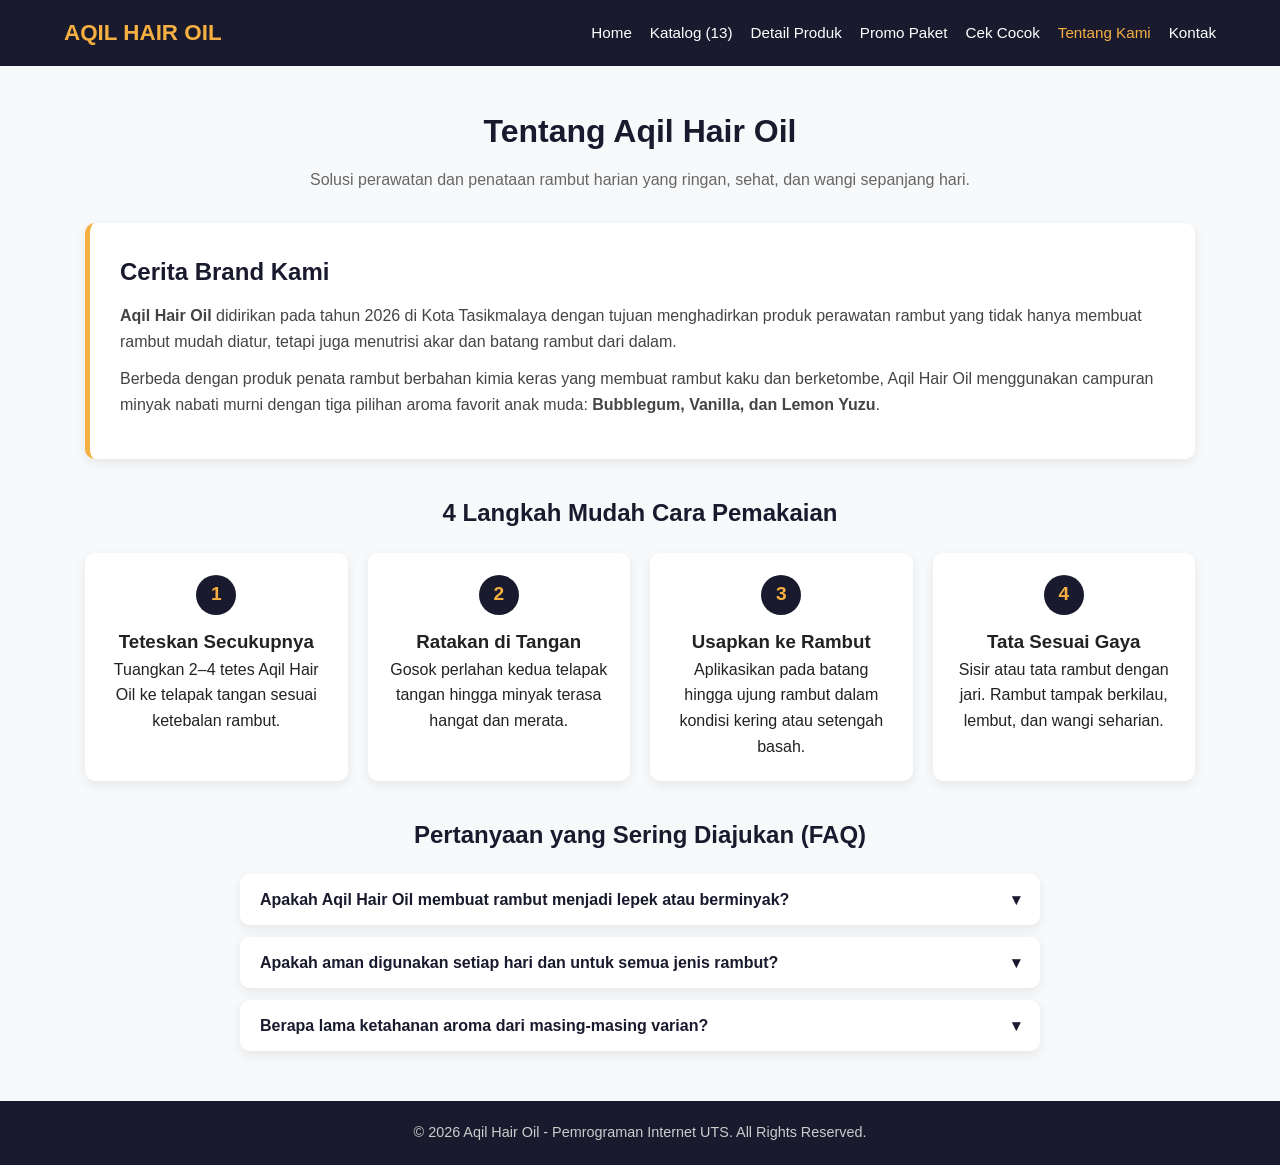
<file: TokoMinyakRambut/tentang.html>
<!DOCTYPE html>
<html lang="id">
<head>
  <meta charset="UTF-8">
  <meta name="viewport" content="width=device-width, initial-scale=1.0">
  <title>Tentang Kami &amp; Cara Pakai - Aqil Hair Oil</title>
  <!-- CSS Utama (Desktop / Default) -->
  <link rel="stylesheet" href="aqil_style.css">

  <!-- CSS Terpisah Khusus Mobile -->
  <link rel="stylesheet" href="aqil_mobile.css" media="screen and (max-width: 768px)">
</head>
<body>

  <nav id="aqil_navbar">
    <a href="index.html" class="aqil_logo">AQIL HAIR OIL</a>
    <button class="aqil_hamburger" id="aqil_btn_menu">&#9776;</button>
    <ul class="aqil_menu" id="aqil_nav_list">
      <li><a href="../index.html">Home</a></li>
      <li><a href="produk.html">Katalog (13)</a></li>
      <li><a href="detail.html?id=1">Detail Produk</a></li>
      <li><a href="promo.html">Promo Paket</a></li>
      <li><a href="panduan.html">Cek Cocok</a></li>
      <li><a href="tentang.html" class="aqil_aktif_link">Tentang Kami</a></li>
      <li><a href="contact.html">Kontak</a></li>
    </ul>
  </nav>

  <main class="aqil_container">
    <h1 class="aqil_judul_halaman">Tentang Aqil Hair Oil</h1>
    <p class="aqil_subjudul">Solusi perawatan dan penataan rambut harian yang ringan, sehat, dan wangi sepanjang hari.</p>

    <!-- Kotak 1: Cerita Brand -->
    <div class="aqil_tentang_box">
      <h2>Cerita Brand Kami</h2>
      <p><strong>Aqil Hair Oil</strong> didirikan pada tahun 2026 di Kota Tasikmalaya dengan tujuan menghadirkan produk perawatan rambut yang tidak hanya membuat rambut mudah diatur, tetapi juga menutrisi akar dan batang rambut dari dalam.</p>
      <p>Berbeda dengan produk penata rambut berbahan kimia keras yang membuat rambut kaku dan berketombe, Aqil Hair Oil menggunakan campuran minyak nabati murni dengan tiga pilihan aroma favorit anak muda: <strong>Bubblegum, Vanilla, dan Lemon Yuzu</strong>.</p>
    </div>

    <!-- Kotak 2: 4 Langkah Cara Pakai -->
    <h2 class="aqil_judul_halaman" style="margin-bottom: 20px;">4 Langkah Mudah Cara Pemakaian</h2>
    <div class="aqil_langkah_grid">
      <div class="aqil_langkah_card">
        <div class="aqil_nomor_langkah">1</div>
        <h3>Teteskan Secukupnya</h3>
        <p>Tuangkan 2–4 tetes Aqil Hair Oil ke telapak tangan sesuai ketebalan rambut.</p>
      </div>
      <div class="aqil_langkah_card">
        <div class="aqil_nomor_langkah">2</div>
        <h3>Ratakan di Tangan</h3>
        <p>Gosok perlahan kedua telapak tangan hingga minyak terasa hangat dan merata.</p>
      </div>
      <div class="aqil_langkah_card">
        <div class="aqil_nomor_langkah">3</div>
        <h3>Usapkan ke Rambut</h3>
        <p>Aplikasikan pada batang hingga ujung rambut dalam kondisi kering atau setengah basah.</p>
      </div>
      <div class="aqil_langkah_card">
        <div class="aqil_nomor_langkah">4</div>
        <h3>Tata Sesuai Gaya</h3>
        <p>Sisir atau tata rambut dengan jari. Rambut tampak berkilau, lembut, dan wangi seharian.</p>
      </div>
    </div>

    <!-- Kotak 3: FAQ Accordion -->
    <h2 class="aqil_judul_halaman" style="margin-bottom: 20px;">Pertanyaan yang Sering Diajukan (FAQ)</h2>
    <div class="aqil_faq_box">
      <div class="aqil_faq_item">
        <button class="aqil_faq_tanya" onclick="aqilToggleFaq(this)">
          <span>Apakah Aqil Hair Oil membuat rambut menjadi lepek atau berminyak?</span>
          <span>&#9662;</span>
        </button>
        <div class="aqil_faq_jawab">
          <p>Tidak. Formula kami dirancang ringan dan cepat meresap ke batang rambut sehingga memberikan kilau sehat tanpa terasa lengket atau lepek.</p>
        </div>
      </div>

      <div class="aqil_faq_item">
        <button class="aqil_faq_tanya" onclick="aqilToggleFaq(this)">
          <span>Apakah aman digunakan setiap hari dan untuk semua jenis rambut?</span>
          <span>&#9662;</span>
        </button>
        <div class="aqil_faq_jawab">
          <p>Sangat aman digunakan setiap hari oleh pria maupun wanita, baik untuk rambut lurus, bergelombang, keriting, maupun rambut yang diwarnai.</p>
        </div>
      </div>

      <div class="aqil_faq_item">
        <button class="aqil_faq_tanya" onclick="aqilToggleFaq(this)">
          <span>Berapa lama ketahanan aroma dari masing-masing varian?</span>
          <span>&#9662;</span>
        </button>
        <div class="aqil_faq_jawab">
          <p>Aroma Bubblegum, Vanilla, dan Lemon Yuzu mampu bertahan antara 6 hingga 8 jam tergantung aktivitas di dalam atau luar ruangan.</p>
        </div>
      </div>
    </div>
  </main>

  <footer id="aqil_footer">
    <p>&copy; 2026 Aqil Hair Oil - Pemrograman Internet UTS. All Rights Reserved.</p>
  </footer>

  <script src="aqil_script.js"></script>
</body>
</html>
</file>
<file: TokoMinyakRambut/aqil_style.css>
* {
  box-sizing: border-box;
  margin: 0;
  padding: 0;
  font-family: 'Segoe UI', Tahoma, Geneva, Verdana, sans-serif;
}

body {
  background-color: #f8f9fa;
  color: #222222;
  line-height: 1.6;
}

/* Navigasi */
#aqil_navbar {
  background-color: #1a1a2e;
  color: #ffffff;
  padding: 15px 5%;
  display: flex;
  justify-content: space-between;
  align-items: center;
  position: sticky;
  top: 0;
  z-index: 100;
}

.aqil_logo {
  font-size: 1.4rem;
  font-weight: bold;
  color: #f5b041;
  text-decoration: none;
}

.aqil_menu {
  list-style: none;
  display: flex;
  gap: 18px;
}

.aqil_menu a {
  color: #ffffff;
  text-decoration: none;
  font-size: 0.95rem;
  transition: 0.3s;
}

.aqil_menu a:hover, .aqil_menu a.aqil_aktif_link {
  color: #f5b041;
}

.aqil_hamburger {
  display: none;
  font-size: 1.5rem;
  background: none;
  border: none;
  color: #ffffff;
  cursor: pointer;
}

/* Container & Judul */
.aqil_container {
  max-width: 1150px;
  margin: 40px auto;
  padding: 0 20px;
}

.aqil_judul_halaman {
  text-align: center;
  margin-bottom: 10px;
  color: #1a1a2e;
}

.aqil_subjudul {
  text-align: center;
  color: #666666;
  margin-bottom: 30px;
}

/* Filter Tombol */
.aqil_filter_box {
  display: flex;
  justify-content: center;
  flex-wrap: wrap;
  gap: 10px;
  margin-bottom: 30px;
}

.aqil_btn_filter {
  padding: 8px 18px;
  border: 2px solid #1a1a2e;
  background-color: #ffffff;
  color: #1a1a2e;
  border-radius: 20px;
  cursor: pointer;
  font-weight: 600;
  transition: 0.3s;
}

.aqil_btn_filter.aqil_aktif, .aqil_btn_filter:hover {
  background-color: #1a1a2e;
  color: #f5b041;
}

/* Grid 13 Produk */
.aqil_grid_produk {
  display: grid;
  grid-template-columns: repeat(auto-fit, minmax(250px, 1fr));
  gap: 20px;
}

.aqil_card {
  background: #ffffff;
  border-radius: 10px;
  padding: 20px;
  box-shadow: 0 4px 10px rgba(0, 0, 0, 0.08);
  display: flex;
  flex-direction: column;
  justify-content: space-between;
  transition: transform 0.2s;
}

.aqil_card:hover {
  transform: translateY(-5px);
}

.aqil_badge {
  display: inline-block;
  background-color: #fef5e7;
  color: #d68910;
  font-size: 0.75rem;
  font-weight: bold;
  padding: 4px 10px;
  border-radius: 12px;
  margin-bottom: 10px;
  width: fit-content;
}

.aqil_img_placeholder {
  width: 100%;
  height: 160px;
  background-color: #eaecee;
  border-radius: 8px;
  display: flex;
  align-items: center;
  justify-content: center;
  color: #555555;
  font-weight: bold;
  margin-bottom: 15px;
  text-align: center;
  padding: 10px;
}

.aqil_card h3 {
  font-size: 1.1rem;
  margin-bottom: 8px;
  color: #1a1a2e;
}

.aqil_card p {
  font-size: 0.9rem;
  color: #555555;
  margin-bottom: 15px;
}

.aqil_harga {
  font-size: 1.15rem;
  font-weight: bold;
  color: #27ae60;
  margin-bottom: 12px;
}

.aqil_btn_pesan {
  display: block;
  text-align: center;
  background-color: #1a1a2e;
  color: #ffffff;
  padding: 10px;
  border-radius: 6px;
  text-decoration: none;
  font-weight: 600;
  border: none;
  cursor: pointer;
}

.aqil_btn_pesan:hover {
  background-color: #f5b041;
  color: #1a1a2e;
}

/* Footer */
#aqil_footer {
  background-color: #1a1a2e;
  color: #cccccc;
  text-align: center;
  padding: 20px;
  margin-top: 50px;
  font-size: 0.9rem;
}

/* Hero Banner Index */
.aqil_hero {
  background: linear-gradient(135deg, #1a1a2e 0%, #16213e 100%);
  color: #ffffff;
  padding: 70px 20px;
  text-align: center;
}

.aqil_hero_content {
  max-width: 750px;
  margin: 0 auto;
}

.aqil_hero_content h1 {
  font-size: 2.2rem;
  color: #f5b041;
  margin-bottom: 15px;
}

.aqil_hero_content p {
  font-size: 1.05rem;
  margin-bottom: 25px;
  color: #e0e0e0;
}

.aqil_btn_utama {
  display: inline-block;
  background-color: #f5b041;
  color: #1a1a2e;
  padding: 12px 28px;
  border-radius: 25px;
  text-decoration: none;
  font-weight: bold;
  transition: 0.3s;
}

.aqil_btn_utama:hover {
  background-color: #ffffff;
}

/* Grid 3 Varian */
.aqil_varian_grid {
  display: grid;
  grid-template-columns: repeat(auto-fit, minmax(260px, 1fr));
  gap: 20px;
}

.aqil_varian_card {
  background: #ffffff;
  padding: 25px;
  border-radius: 10px;
  text-align: center;
  box-shadow: 0 4px 10px rgba(0, 0, 0, 0.06);
  border-top: 4px solid #f5b041;
}

.aqil_ikon_varian {
  font-size: 2.5rem;
  margin-bottom: 10px;
}

/* Form & Kuis Interaktif */
.aqil_kuis_box {
  max-width: 650px;
  margin: 0 auto;
  background: #ffffff;
  padding: 30px;
  border-radius: 10px;
  box-shadow: 0 4px 12px rgba(0, 0, 0, 0.08);
}

.aqil_kontak_wrapper {
  display: grid;
  grid-template-columns: repeat(auto-fit, minmax(300px, 1fr));
  gap: 30px;
}

.aqil_info_toko, .aqil_form_box {
  background: #ffffff;
  padding: 25px;
  border-radius: 10px;
  box-shadow: 0 4px 10px rgba(0, 0, 0, 0.06);
}

.aqil_info_toko h3, .aqil_form_box h3 {
  margin-bottom: 15px;
  color: #1a1a2e;
  border-bottom: 2px solid #f5b041;
  padding-bottom: 8px;
}

.aqil_info_toko p {
  margin-bottom: 12px;
  color: #444444;
}

.aqil_form_group {
  margin-bottom: 15px;
}

.aqil_label {
  display: block;
  font-weight: 600;
  margin-bottom: 6px;
  color: #1a1a2e;
}

.aqil_input, .aqil_select, .aqil_textarea {
  width: 100%;
  padding: 10px 12px;
  border: 1px solid #cccccc;
  border-radius: 6px;
  font-size: 0.95rem;
}

.aqil_hasil_kuis, .aqil_notifikasi_sukses {
  display: none;
  margin-top: 20px;
  padding: 15px;
  background-color: #eafaf1;
  border-left: 5px solid #27ae60;
  border-radius: 6px;
  color: #1e8449;
}

/* Grup tombol di kartu produk */
.aqil_btn_group {
  display: flex;
  gap: 8px;
  margin-top: 10px;
}

.aqil_btn_detail {
  flex: 1;
  text-align: center;
  padding: 10px;
  border: 1px solid #333;
  color: #333;
  text-decoration: none;
  border-radius: 6px;
  font-weight: bold;
}

.aqil_btn_detail:hover {
  background-color: #f0f0f0;
}

/* Layout halaman detail.html */
.aqil_link_kembali {
  display: inline-block;
  margin-bottom: 20px;
  text-decoration: none;
  color: #555;
  font-weight: bold;
}

.aqil_detail_grid {
  display: grid;
  grid-template-columns: 1fr 1.2fr;
  gap: 30px;
  align-items: start;
}

.aqil_img_besar {
  height: 320px;
}

/* Kotak Pembungkus Utama (Seragam dengan Cek Cocok / panduan.html) */
.aqil_kotak_putih {
  background: #ffffff;
  padding: 30px;
  border-radius: 10px;
  box-shadow: 0 4px 12px rgba(0, 0, 0, 0.08);
  margin-bottom: 30px;
}

/* Halaman Promo (promo.html) */
.aqil_countdown_banner {
  background-color: #1a1a2e;
  color: #ffffff;
  padding: 25px;
  border-radius: 10px;
  text-align: center;
  margin-bottom: 30px;
  box-shadow: 0 4px 12px rgba(0, 0, 0, 0.08);
}

.aqil_countdown_banner h3 {
  color: #f5b041;
  margin-bottom: 15px;
}

.aqil_timer_box {
  display: flex;
  justify-content: center;
  gap: 15px;
}

.aqil_timer_item {
  background-color: #16213e;
  border: 1px solid #f5b041;
  padding: 10px 18px;
  border-radius: 8px;
  min-width: 75px;
}

.aqil_timer_angka {
  display: block;
  font-size: 1.6rem;
  font-weight: bold;
  color: #ffffff;
}

.aqil_timer_teks {
  font-size: 0.8rem;
  color: #cccccc;
}

.aqil_tabel_wrapper {
  overflow-x: auto;
}

.aqil_tabel_promo {
  width: 100%;
  border-collapse: collapse;
  text-align: left;
}

.aqil_tabel_promo th,
.aqil_tabel_promo td {
  padding: 12px 15px;
  border-bottom: 1px solid #eaecee;
  font-size: 0.92rem;
}

.aqil_tabel_promo th {
  background-color: #1a1a2e;
  color: #f5b041;
}

.aqil_tabel_promo tr:hover {
  background-color: #f8f9fa;
}

/* Halaman Tentang Kami & FAQ (tentang.html) */
.aqil_tentang_box {
  background: #ffffff;
  padding: 30px;
  border-radius: 10px;
  box-shadow: 0 4px 12px rgba(0, 0, 0, 0.08);
  border-left: 5px solid #f5b041;
  margin-bottom: 35px;
}

.aqil_tentang_box h2 {
  color: #1a1a2e;
  margin-bottom: 12px;
}

.aqil_tentang_box p {
  margin-bottom: 12px;
  color: #444444;
}

.aqil_langkah_grid {
  display: grid;
  grid-template-columns: repeat(auto-fit, minmax(220px, 1fr));
  gap: 20px;
  margin-bottom: 35px;
}

.aqil_langkah_card {
  background: #ffffff;
  padding: 22px;
  border-radius: 10px;
  text-align: center;
  box-shadow: 0 4px 12px rgba(0, 0, 0, 0.08);
}

.aqil_nomor_langkah {
  width: 40px;
  height: 40px;
  background-color: #1a1a2e;
  color: #f5b041;
  font-weight: bold;
  font-size: 1.2rem;
  border-radius: 50%;
  display: flex;
  align-items: center;
  justify-content: center;
  margin: 0 auto 12px auto;
}

.aqil_faq_box {
  max-width: 800px;
  margin: 0 auto;
}

.aqil_faq_item {
  background: #ffffff;
  margin-bottom: 12px;
  border-radius: 10px;
  box-shadow: 0 4px 12px rgba(0, 0, 0, 0.08);
  overflow: hidden;
}

.aqil_faq_tanya {
  width: 100%;
  background: #ffffff;
  border: none;
  padding: 16px 20px;
  text-align: left;
  font-size: 1rem;
  font-weight: 600;
  color: #1a1a2e;
  cursor: pointer;
  display: flex;
  justify-content: space-between;
  align-items: center;
}

.aqil_faq_tanya:hover {
  background-color: #f8f9fa;
}

.aqil_faq_jawab {
  display: none;
  padding: 0 20px 16px 20px;
  color: #555555;
  font-size: 0.95rem;
  border-top: 1px solid #f0f0f0;
}
</file>
<file: TokoMinyakRambut/aqil_mobile.css>
/* =========================================
   STYLE KHUSUS MOBILE - AQIL HAIR OIL
   File: aqil_mobile.css (Max-width: 768px)
   ========================================= */

/* 1. Navbar & Menu Hamburger */
#aqil_navbar {
  padding: 12px 16px;
}

.aqil_logo {
  font-size: 1.15rem;
}

.aqil_hamburger {
  display: block;
  font-size: 1.6rem;
}

.aqil_menu {
  display: none;
  flex-direction: column;
  position: absolute;
  top: 56px;
  left: 0;
  width: 100%;
  background-color: #1a1a2e;
  padding: 16px;
  gap: 12px;
  box-shadow: 0 6px 12px rgba(0, 0, 0, 0.15);
}

.aqil_menu.aqil_buka {
  display: flex;
}

/* 2. Hero Banner (index.html) */
.aqil_hero {
  padding: 45px 16px;
}

.aqil_hero_content h1 {
  font-size: 1.55rem;
}

.aqil_hero_content p {
  font-size: 0.92rem;
}

.aqil_btn_utama {
  padding: 10px 22px;
  font-size: 0.9rem;
}

/* 3. Container & Judul Umum */
.aqil_container {
  margin: 20px auto;
  padding: 0 12px;
}

.aqil_judul_halaman {
  font-size: 1.4rem;
  margin-bottom: 8px;
}

.aqil_subjudul {
  font-size: 0.88rem;
  margin-bottom: 18px;
}

/* 4. Filter Kategori & Grid Katalog 2 Kolom (produk.html) */
.aqil_filter_box {
  justify-content: flex-start;
  flex-wrap: nowrap;
  overflow-x: auto;
  padding-bottom: 6px;
  gap: 8px;
  margin-bottom: 18px;
}

.aqil_btn_filter {
  white-space: nowrap;
  padding: 6px 14px;
  font-size: 0.82rem;
}

.aqil_grid_produk {
  grid-template-columns: repeat(2, 1fr);
  gap: 12px;
}

.aqil_card {
  padding: 12px;
  border-radius: 8px;
}

.aqil_img_placeholder {
  height: 120px;
  font-size: 0.8rem;
  margin-bottom: 10px;
}

.aqil_card h3 {
  font-size: 0.92rem;
  margin-bottom: 6px;
}

.aqil_card p {
  font-size: 0.78rem;
  margin-bottom: 10px;
  line-height: 1.4;
}

.aqil_harga {
  font-size: 0.98rem;
  margin-bottom: 10px;
}

.aqil_btn_group {
  flex-direction: column;
  gap: 6px;
}

.aqil_btn_detail,
.aqil_btn_pesan {
  width: 100%;
  padding: 8px;
  font-size: 0.82rem;
}

/* 5. Halaman Detail, Varian, Promo, Tentang & Kontak */
.aqil_varian_grid,
.aqil_detail_grid,
.aqil_promo_highlight_grid,
.aqil_keunggulan_grid,
.aqil_langkah_grid,
.aqil_kontak_wrapper {
  grid-template-columns: 1fr;
  gap: 16px;
}

.aqil_img_besar {
  height: 240px;
}

.aqil_stats_grid {
  grid-template-columns: repeat(2, 1fr);
  gap: 10px;
}

.aqil_kuis_box,
.aqil_info_toko,
.aqil_form_box,
.aqil_promo_card {
  padding: 18px;
}

/* 6. Footer */
#aqil_footer {
  padding: 16px;
  font-size: 0.8rem;
  margin-top: 30px;
}
</file>
